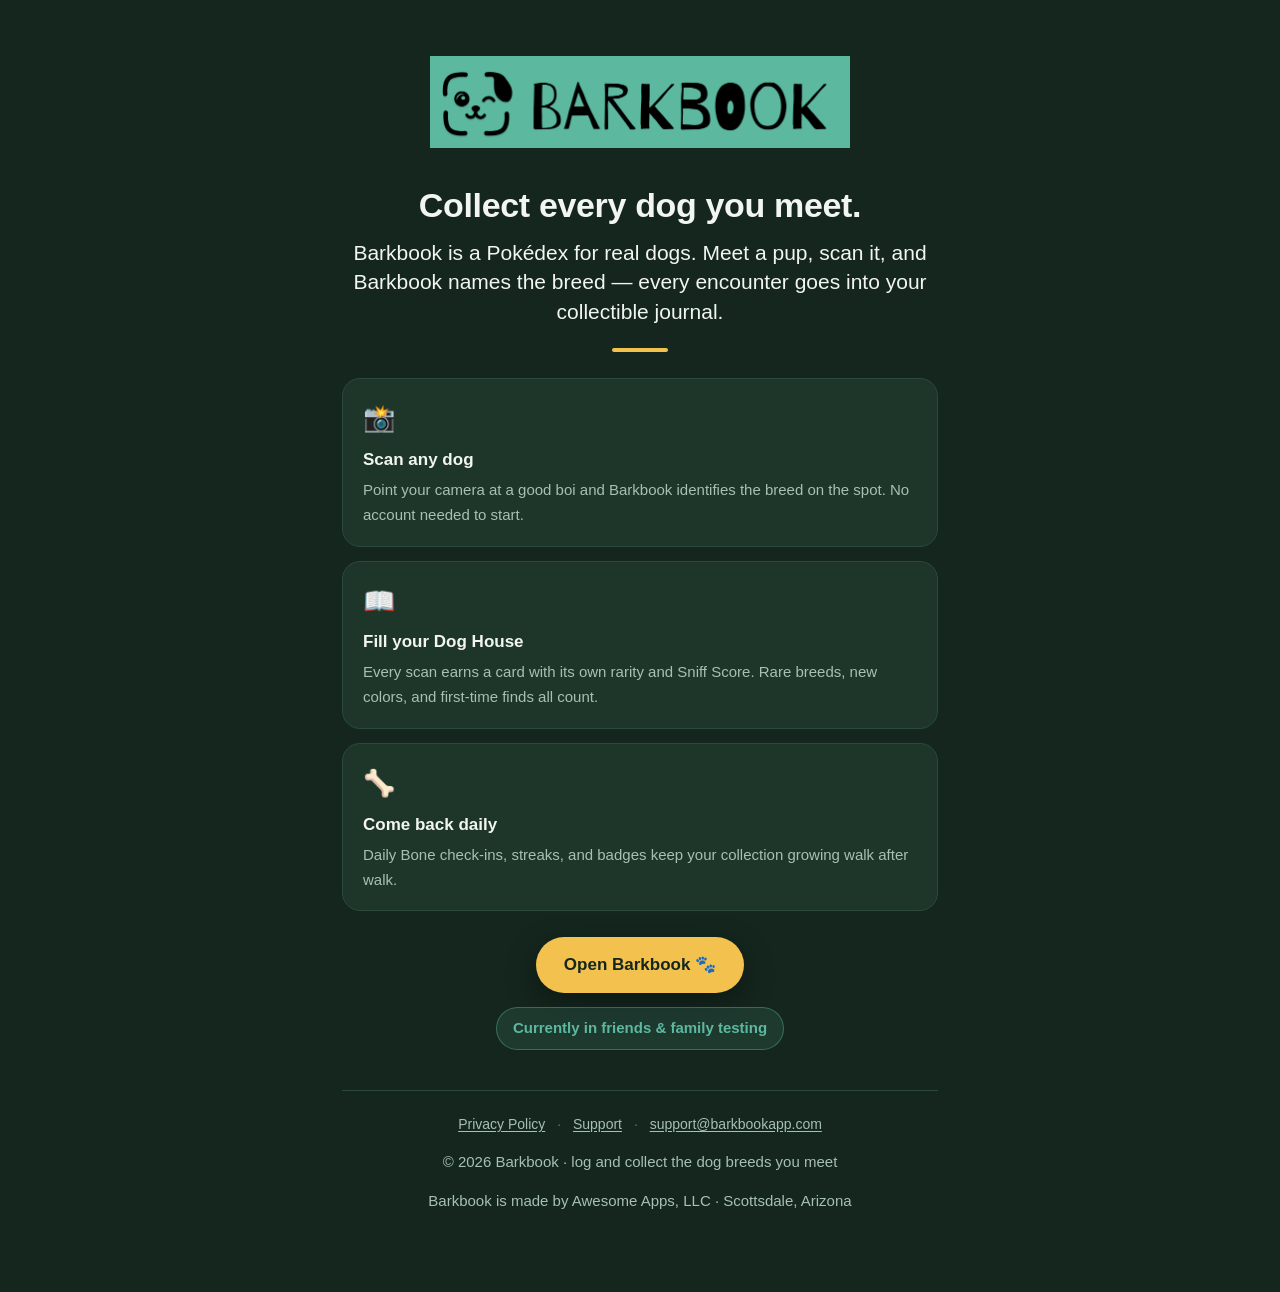
<file: index.html>
<!doctype html>
<html lang="en">
  <head>
    <meta charset="utf-8" />
    <meta name="viewport" content="width=device-width, initial-scale=1" />
    <title>Barkbook — collect every dog you meet</title>
    <meta
      name="description"
      content="Barkbook turns the dogs you meet in real life into a collectible journal. Scan a pup, get the breed, and fill out your Dog House."
    />
    <meta name="theme-color" content="#14261E" />
    <link rel="icon" type="image/png" href="/assets/barkbook-mark-512.png" />
    <link rel="apple-touch-icon" href="/assets/barkbook-mark-512.png" />
    <link rel="stylesheet" href="/assets/styles.css" />

    <!-- Open Graph / social preview -->
    <meta property="og:type" content="website" />
    <meta property="og:title" content="Barkbook — collect every dog you meet" />
    <meta
      property="og:description"
      content="A Pokédex for real dogs. Scan the pups you meet, ID the breed, and build your collection."
    />
    <meta property="og:image" content="/assets/barkbook-mark-512.png" />
    <meta property="og:url" content="https://barkbookapp.com/" />
  </head>
  <body>
    <div class="wrap">
      <a class="brand" href="/" aria-label="Barkbook">
        <img src="/assets/barkbook-banner.png" alt="Barkbook" />
      </a>

      <main>
        <h1 class="center">Collect every dog you meet.</h1>
        <p class="lede center">
          Barkbook is a Pokédex for real dogs. Meet a pup, scan it, and Barkbook
          names the breed — every encounter goes into your collectible journal.
        </p>
        <div class="accent-rule"></div>

        <div class="features">
          <div class="feature">
            <div class="emoji">📸</div>
            <h3>Scan any dog</h3>
            <p>
              Point your camera at a good boi and Barkbook identifies the breed
              on the spot. No account needed to start.
            </p>
          </div>
          <div class="feature">
            <div class="emoji">📖</div>
            <h3>Fill your Dog House</h3>
            <p>
              Every scan earns a card with its own rarity and Sniff Score. Rare
              breeds, new colors, and first-time finds all count.
            </p>
          </div>
          <div class="feature">
            <div class="emoji">🦴</div>
            <h3>Come back daily</h3>
            <p>
              Daily Bone check-ins, streaks, and badges keep your collection
              growing walk after walk.
            </p>
          </div>
        </div>

        <p class="center">
          <!-- /app is the indirection layer: the Funnel URL lives in ONE place
               (app/index.html), so hosting moves and the eventual App Store
               smart-link never touch this button. -->
          <a class="cta" href="/app">Open Barkbook 🐾</a>
        </p>
        <p class="center">
          <span class="soon">Currently in friends &amp; family testing</span>
        </p>
      </main>

      <footer class="foot">
        <p>
          <a href="/privacy.html">Privacy Policy</a>
          <span class="dot">·</span>
          <a href="/support.html">Support</a>
          <span class="dot">·</span>
          <!-- Two addresses, on purpose (Barkbook 13.5): support@ is where a human
               answers "something is wrong with the app"; privacy@ stays the one the
               policy names for data requests. Both forward to the owner's inbox via
               ImprovMX. CARRIED TASK: rotate the consent-email reply-to secret
               (CONSENT_REPLY_TO) to privacy@ so no personal inbox is exposed. -->
          <a href="mailto:support@barkbookapp.com">support@barkbookapp.com</a>
        </p>
        <p class="muted">© 2026 Barkbook · log and collect the dog breeds you meet</p>
        <p class="muted">Barkbook is made by Awesome Apps, LLC · Scottsdale, Arizona</p>
      </footer>
    </div>
  </body>
</html>
</file>
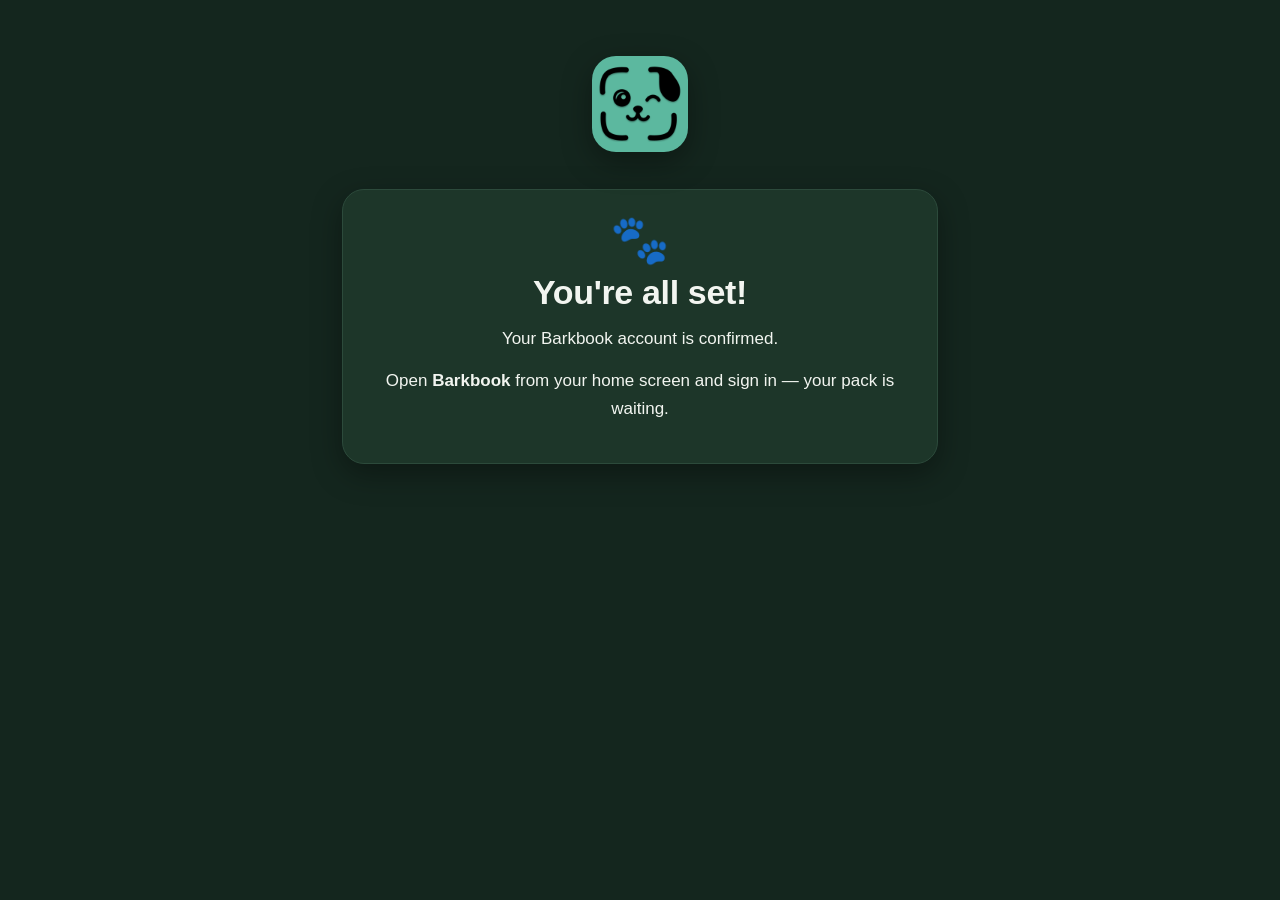
<file: confirmed.html>
<!doctype html>
<html lang="en">
  <head>
    <meta charset="utf-8" />
    <meta name="viewport" content="width=device-width, initial-scale=1" />
    <title>You're all set!</title>
    <meta name="theme-color" content="#14261E" />
    <meta name="robots" content="noindex" />
    <link rel="icon" type="image/png" href="/assets/barkbook-mark-512.png" />
    <link rel="apple-touch-icon" href="/assets/barkbook-mark-512.png" />
    <link rel="stylesheet" href="/assets/styles.css" />
  </head>
  <body>
    <div class="wrap">
      <a class="brand" href="/" aria-label="Barkbook home">
        <img class="mark" src="/assets/barkbook-mark-512.png" alt="Barkbook" />
      </a>

      <!-- Email-confirm landing: the target of signUp's emailRedirectTo. NO button
           pretends to open the PWA — iOS can't deep-link into a home-screen app from
           Safari, so the instruction itself is the call to action. -->
      <main class="card center">
        <p class="big-emoji">🐾</p>
        <h1>You're all set!</h1>
        <p>Your Barkbook account is confirmed.</p>
        <p>
          Open <strong>Barkbook</strong> from your home screen and sign in — your
          pack is waiting.
        </p>
      </main>
    </div>
  </body>
</html>
</file>
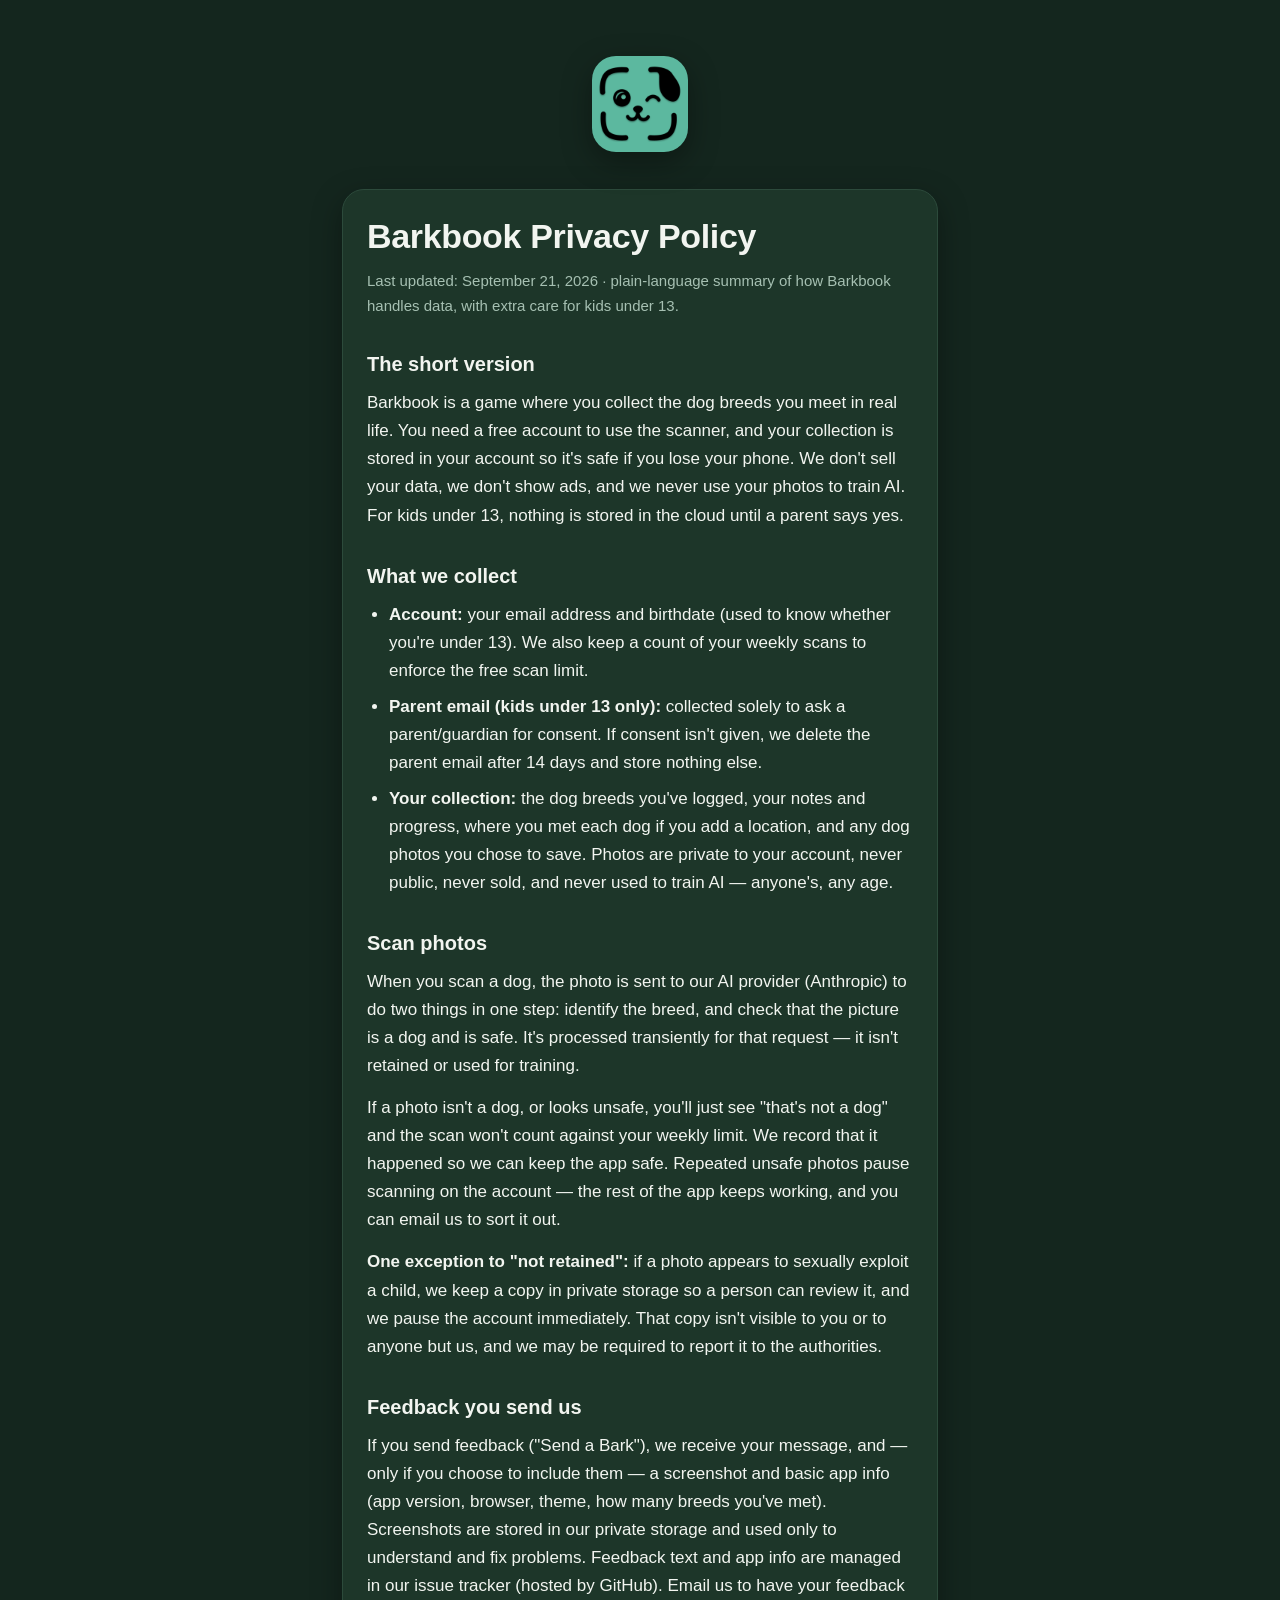
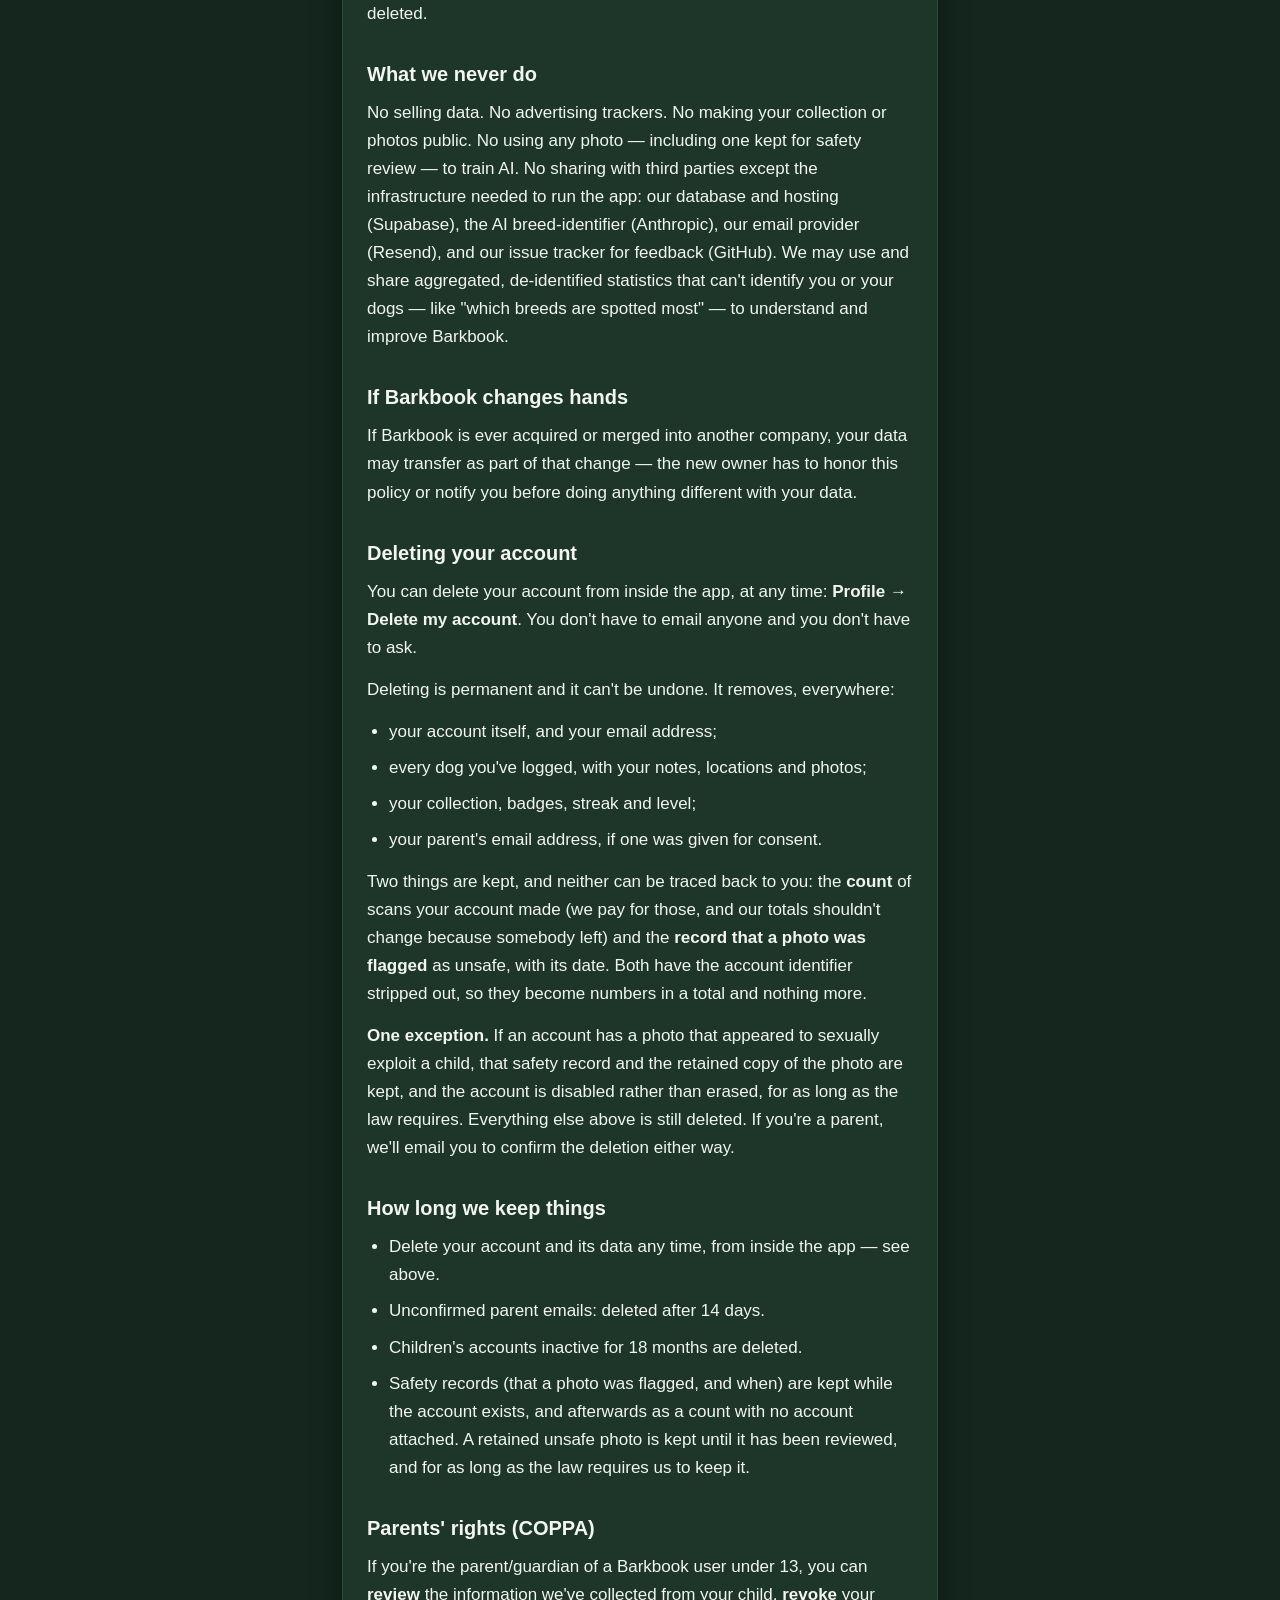
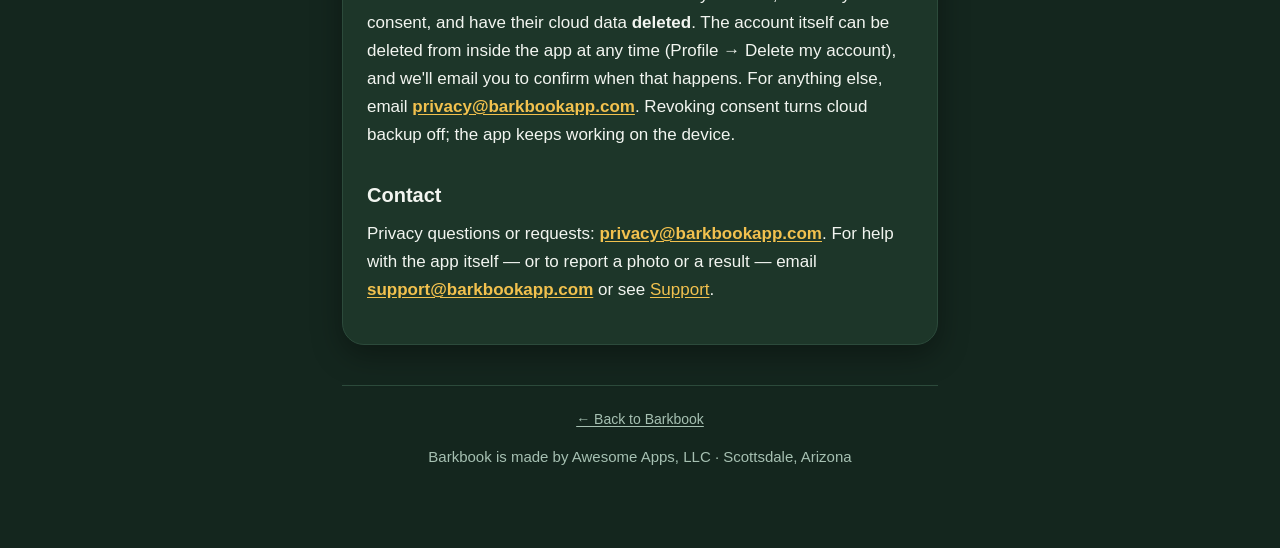
<file: privacy.html>
<!doctype html>
<html lang="en">
  <head>
    <meta charset="utf-8" />
    <meta name="viewport" content="width=device-width, initial-scale=1" />
    <title>Barkbook Privacy Policy</title>
    <meta
      name="description"
      content="How Barkbook handles data, with extra care for kids under 13."
    />
    <meta name="theme-color" content="#14261E" />
    <link rel="icon" type="image/png" href="/assets/barkbook-mark-512.png" />
    <link rel="apple-touch-icon" href="/assets/barkbook-mark-512.png" />
    <link rel="stylesheet" href="/assets/styles.css" />
  </head>
  <body>
    <div class="wrap">
      <a class="brand" href="/" aria-label="Barkbook home">
        <img class="mark" src="/assets/barkbook-mark-512.png" alt="Barkbook" />
      </a>

      <main class="card">
        <!-- Canonical policy text lives HERE; the privacy-policy edge function is
             redirect-only. -->
        <h1>Barkbook Privacy Policy</h1>
        <p class="muted">
          Last updated: September 21, 2026 · plain-language summary of how Barkbook
          handles data, with extra care for kids under 13.
        </p>

        <h2>The short version</h2>
        <p>
          Barkbook is a game where you collect the dog breeds you meet in real
          life. You need a free account to use the scanner, and your collection
          is stored in your account so it's safe if you lose your phone. We don't
          sell your data, we don't show ads, and we never use your photos to
          train AI. For kids under 13, nothing is stored in the cloud until a
          parent says yes.
        </p>

        <h2>What we collect</h2>
        <ul>
          <li>
            <strong>Account:</strong> your email address and birthdate (used to
            know whether you're under 13). We also keep a count of your weekly
            scans to enforce the free scan limit.
          </li>
          <li>
            <strong>Parent email (kids under 13 only):</strong> collected solely
            to ask a parent/guardian for consent. If consent isn't given, we
            delete the parent email after 14 days and store nothing else.
          </li>
          <li>
            <strong>Your collection:</strong> the dog breeds you've logged, your
            notes and progress, where you met each dog if you add a location, and
            any dog photos you chose to save. Photos are private to your account,
            never public, never sold, and never used to train AI — anyone's, any
            age.
          </li>
        </ul>

        <h2>Scan photos</h2>
        <p>
          When you scan a dog, the photo is sent to our AI provider (Anthropic)
          to do two things in one step: identify the breed, and check that the
          picture is a dog and is safe. It's processed transiently for that
          request — it isn't retained or used for training.
        </p>
        <p>
          If a photo isn't a dog, or looks unsafe, you'll just see "that's not a
          dog" and the scan won't count against your weekly limit. We record that
          it happened so we can keep the app safe. Repeated unsafe photos pause
          scanning on the account — the rest of the app keeps working, and you can
          email us to sort it out.
        </p>
        <p>
          <strong>One exception to "not retained":</strong> if a photo appears to
          sexually exploit a child, we keep a copy in private storage so a person
          can review it, and we pause the account immediately. That copy isn't
          visible to you or to anyone but us, and we may be required to report it
          to the authorities.
        </p>

        <h2>Feedback you send us</h2>
        <p>
          If you send feedback ("Send a Bark"), we receive your message, and —
          only if you choose to include them — a screenshot and basic app info
          (app version, browser, theme, how many breeds you've met). Screenshots
          are stored in our private storage and used only to understand and fix
          problems. Feedback text and app info are managed in our issue tracker
          (hosted by GitHub). Email us to have your feedback deleted.
        </p>

        <h2>What we never do</h2>
        <p>
          No selling data. No advertising trackers. No making your collection or
          photos public. No using any photo — including one kept for safety
          review — to train AI. No sharing with third parties except the infrastructure
          needed to run the app: our database and hosting (Supabase), the AI
          breed-identifier (Anthropic), our email provider (Resend), and our
          issue tracker for feedback (GitHub). We may use and share aggregated,
          de-identified statistics that can't identify you or your dogs — like
          "which breeds are spotted most" — to understand and improve Barkbook.
        </p>

        <h2>If Barkbook changes hands</h2>
        <p>
          If Barkbook is ever acquired or merged into another company, your data
          may transfer as part of that change — the new owner has to honor this
          policy or notify you before doing anything different with your data.
        </p>

        <h2>Deleting your account</h2>
        <p>
          You can delete your account from inside the app, at any time:
          <strong>Profile &rarr; Delete my account</strong>. You don't have to email
          anyone and you don't have to ask.
        </p>
        <p>
          Deleting is permanent and it can't be undone. It removes, everywhere:
        </p>
        <ul>
          <li>your account itself, and your email address;</li>
          <li>every dog you've logged, with your notes, locations and photos;</li>
          <li>your collection, badges, streak and level;</li>
          <li>your parent's email address, if one was given for consent.</li>
        </ul>
        <p>
          Two things are kept, and neither can be traced back to you: the
          <strong>count</strong> of scans your account made (we pay for those, and
          our totals shouldn't change because somebody left) and the
          <strong>record that a photo was flagged</strong> as unsafe, with its date.
          Both have the account identifier stripped out, so they become numbers in a
          total and nothing more.
        </p>
        <p>
          <strong>One exception.</strong> If an account has a photo that appeared to
          sexually exploit a child, that safety record and the retained copy of the
          photo are kept, and the account is disabled rather than erased, for as long
          as the law requires. Everything else above is still deleted. If you're a
          parent, we'll email you to confirm the deletion either way.
        </p>

        <h2>How long we keep things</h2>
        <ul>
          <li>Delete your account and its data any time, from inside the app — see above.</li>
          <li>Unconfirmed parent emails: deleted after 14 days.</li>
          <li>Children's accounts inactive for 18 months are deleted.</li>
          <li>
            Safety records (that a photo was flagged, and when) are kept while the
            account exists, and afterwards as a count with no account attached. A
            retained unsafe photo is kept until it has been reviewed, and for as long
            as the law requires us to keep it.
          </li>
        </ul>

        <h2>Parents' rights (COPPA)</h2>
        <p>
          If you're the parent/guardian of a Barkbook user under 13, you can
          <strong>review</strong> the information we've collected from your child,
          <strong>revoke</strong> your consent, and have their cloud data
          <strong>deleted</strong>. The account itself can be deleted from inside the
          app at any time (Profile &rarr; Delete my account), and we'll email you to
          confirm when that happens. For anything else, email
          <strong
            ><a href="mailto:privacy@barkbookapp.com"
              >privacy@barkbookapp.com</a
            ></strong
          >. Revoking consent turns cloud backup off; the app keeps working on the
          device.
        </p>

        <h2>Contact</h2>
        <p>
          Privacy questions or requests:
          <strong
            ><a href="mailto:privacy@barkbookapp.com"
              >privacy@barkbookapp.com</a
            ></strong
          >. For help with the app itself &mdash; or to report a photo or a result
          &mdash; email
          <strong
            ><a href="mailto:support@barkbookapp.com"
              >support@barkbookapp.com</a
            ></strong
          > or see <a href="/support.html">Support</a>.
        </p>
      </main>

      <footer class="foot">
        <p><a href="/">← Back to Barkbook</a></p>
        <p class="muted">Barkbook is made by Awesome Apps, LLC · Scottsdale, Arizona</p>
      </footer>
    </div>
  </body>
</html>
</file>
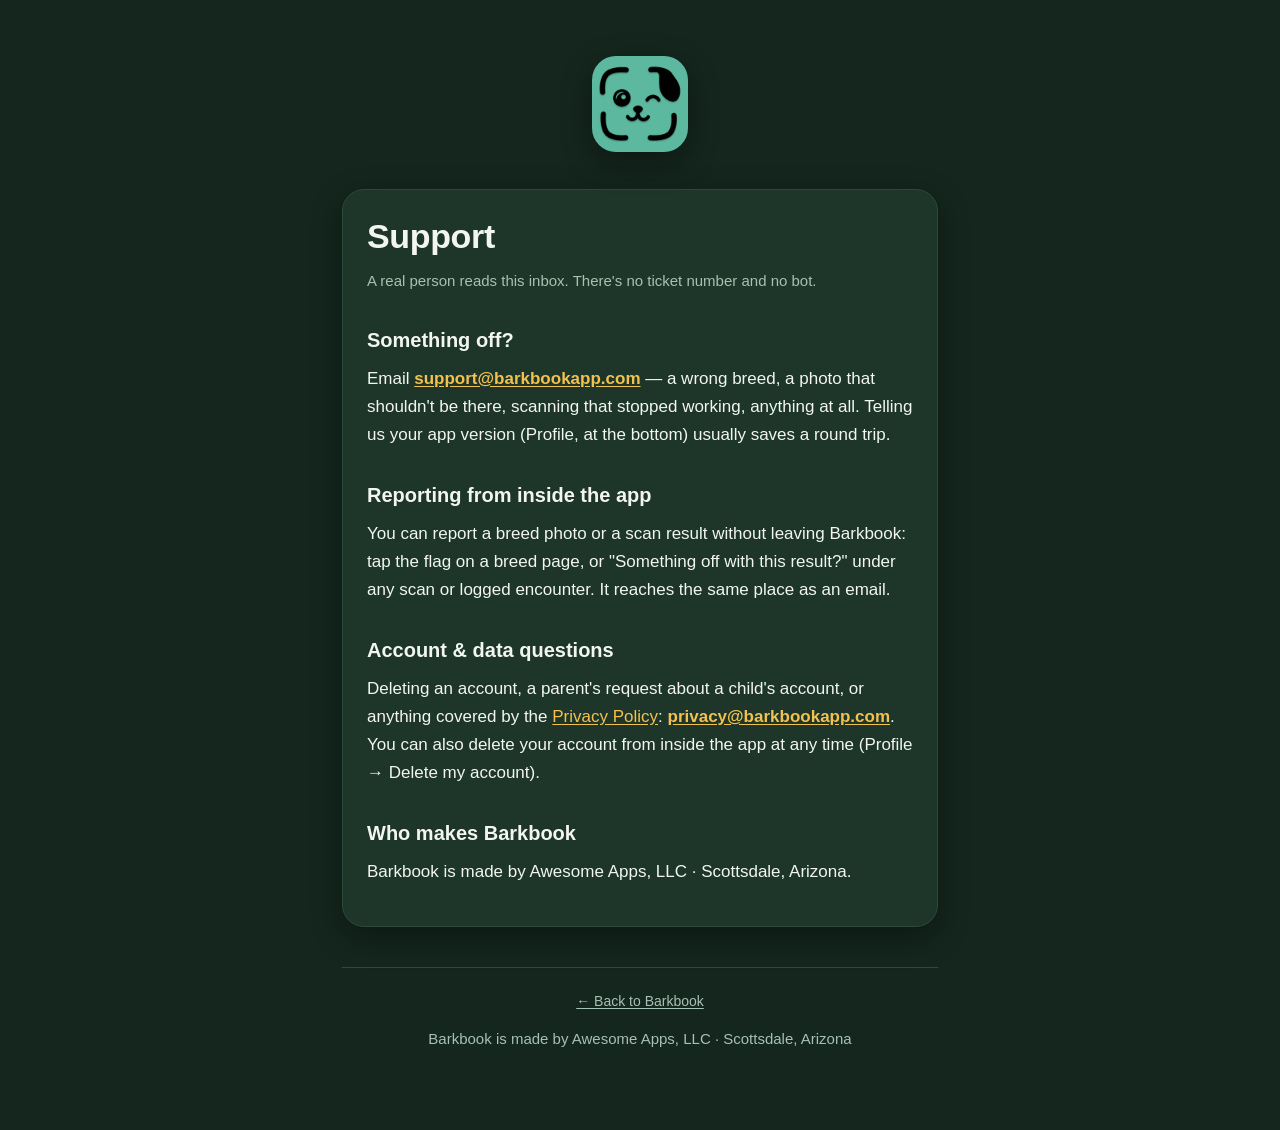
<file: support.html>
<!doctype html>
<html lang="en">
  <head>
    <meta charset="utf-8" />
    <meta name="viewport" content="width=device-width, initial-scale=1" />
    <title>Barkbook Support</title>
    <meta
      name="description"
      content="How to get help with Barkbook, report something, or ask about your account and data."
    />
    <meta name="theme-color" content="#14261E" />
    <link rel="icon" type="image/png" href="/assets/barkbook-mark-512.png" />
    <link rel="apple-touch-icon" href="/assets/barkbook-mark-512.png" />
    <link rel="stylesheet" href="/assets/styles.css" />
  </head>
  <body>
    <div class="wrap">
      <a class="brand" href="/" aria-label="Barkbook home">
        <img class="mark" src="/assets/barkbook-mark-512.png" alt="Barkbook" />
      </a>

      <main class="card">
        <h1>Support</h1>
        <p class="muted">
          A real person reads this inbox. There's no ticket number and no bot.
        </p>

        <h2>Something off?</h2>
        <p>
          Email
          <strong
            ><a href="mailto:support@barkbookapp.com"
              >support@barkbookapp.com</a
            ></strong
          >
          — a wrong breed, a photo that shouldn't be there, scanning that stopped
          working, anything at all. Telling us your app version (Profile, at the
          bottom) usually saves a round trip.
        </p>

        <h2>Reporting from inside the app</h2>
        <p>
          You can report a breed photo or a scan result without leaving Barkbook:
          tap the flag on a breed page, or "Something off with this result?" under
          any scan or logged encounter. It reaches the same place as an email.
        </p>

        <h2>Account &amp; data questions</h2>
        <p>
          Deleting an account, a parent's request about a child's account, or
          anything covered by the
          <a href="/privacy.html">Privacy Policy</a>:
          <strong
            ><a href="mailto:privacy@barkbookapp.com"
              >privacy@barkbookapp.com</a
            ></strong
          >. You can also delete your account from inside the app at any time
          (Profile &rarr; Delete my account).
        </p>

        <h2>Who makes Barkbook</h2>
        <p>
          Barkbook is made by Awesome Apps, LLC · Scottsdale, Arizona.
        </p>
      </main>

      <footer class="foot">
        <p><a href="/">← Back to Barkbook</a></p>
        <p class="muted">Barkbook is made by Awesome Apps, LLC · Scottsdale, Arizona</p>
      </footer>
    </div>
  </body>
</html>
</file>
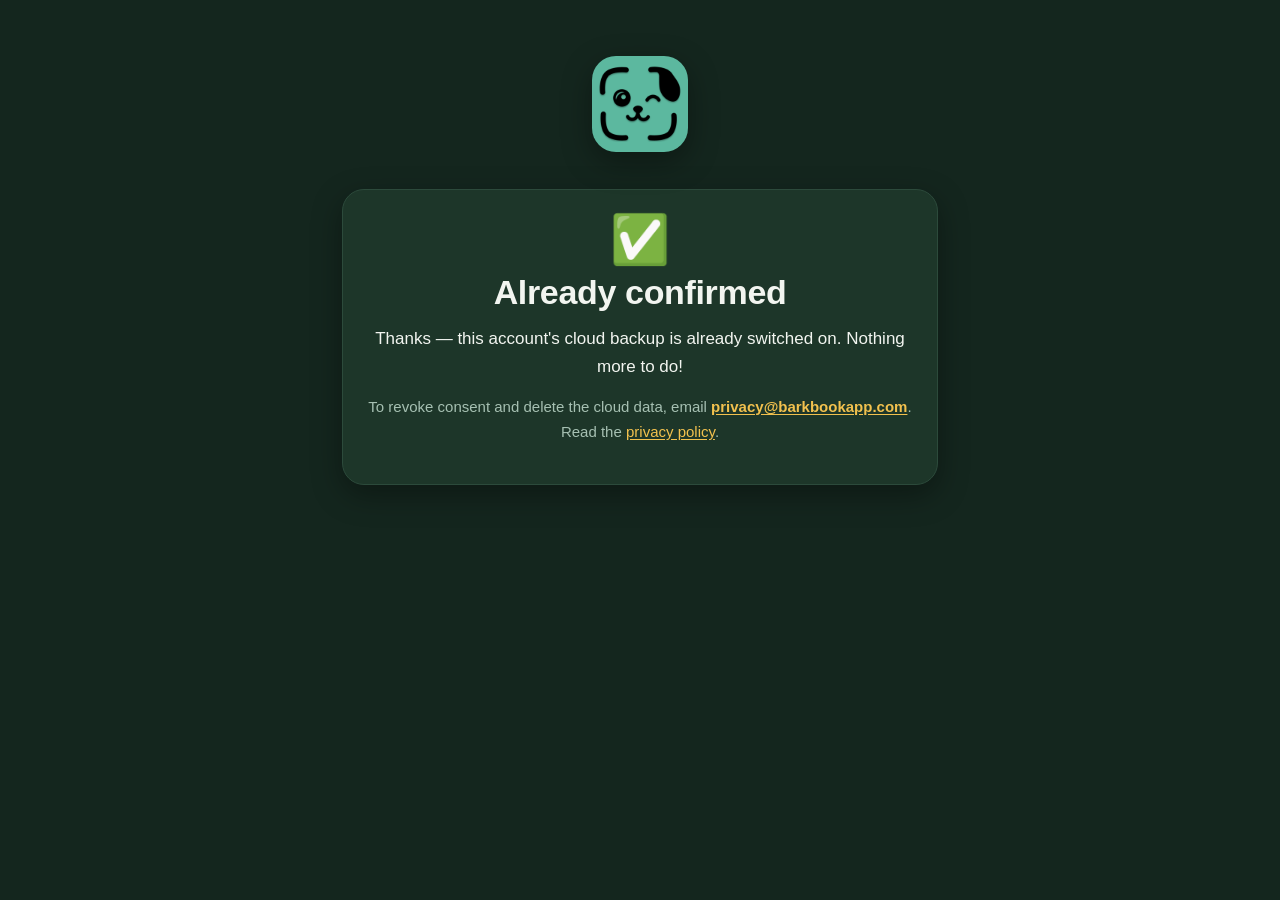
<file: consent/already.html>
<!doctype html>
<html lang="en">
  <head>
    <meta charset="utf-8" />
    <meta name="viewport" content="width=device-width, initial-scale=1" />
    <title>Already confirmed</title>
    <meta name="theme-color" content="#14261E" />
    <meta name="robots" content="noindex" />
    <link rel="icon" type="image/png" href="/assets/barkbook-mark-512.png" />
    <link rel="apple-touch-icon" href="/assets/barkbook-mark-512.png" />
    <link rel="stylesheet" href="/assets/styles.css" />
  </head>
  <body>
    <div class="wrap">
      <a class="brand" href="/" aria-label="Barkbook home">
        <img class="mark" src="/assets/barkbook-mark-512.png" alt="Barkbook" />
      </a>

      <!-- VERBATIM port of confirm-consent alreadyBody(). Only changes: the
           privacy link points at /privacy.html and the reply-to renders as
           privacy@barkbookapp.com. -->
      <main class="card center">
        <p class="big-emoji">✅</p>
        <h1>Already confirmed</h1>
        <p>
          Thanks — this account's cloud backup is already switched on. Nothing
          more to do!
        </p>
        <p class="muted">
          To revoke consent and delete the cloud data, email
          <strong
            ><a href="mailto:privacy@barkbookapp.com"
              >privacy@barkbookapp.com</a
            ></strong
          >. Read the <a href="/privacy.html">privacy policy</a>.
        </p>
      </main>
    </div>
  </body>
</html>
</file>
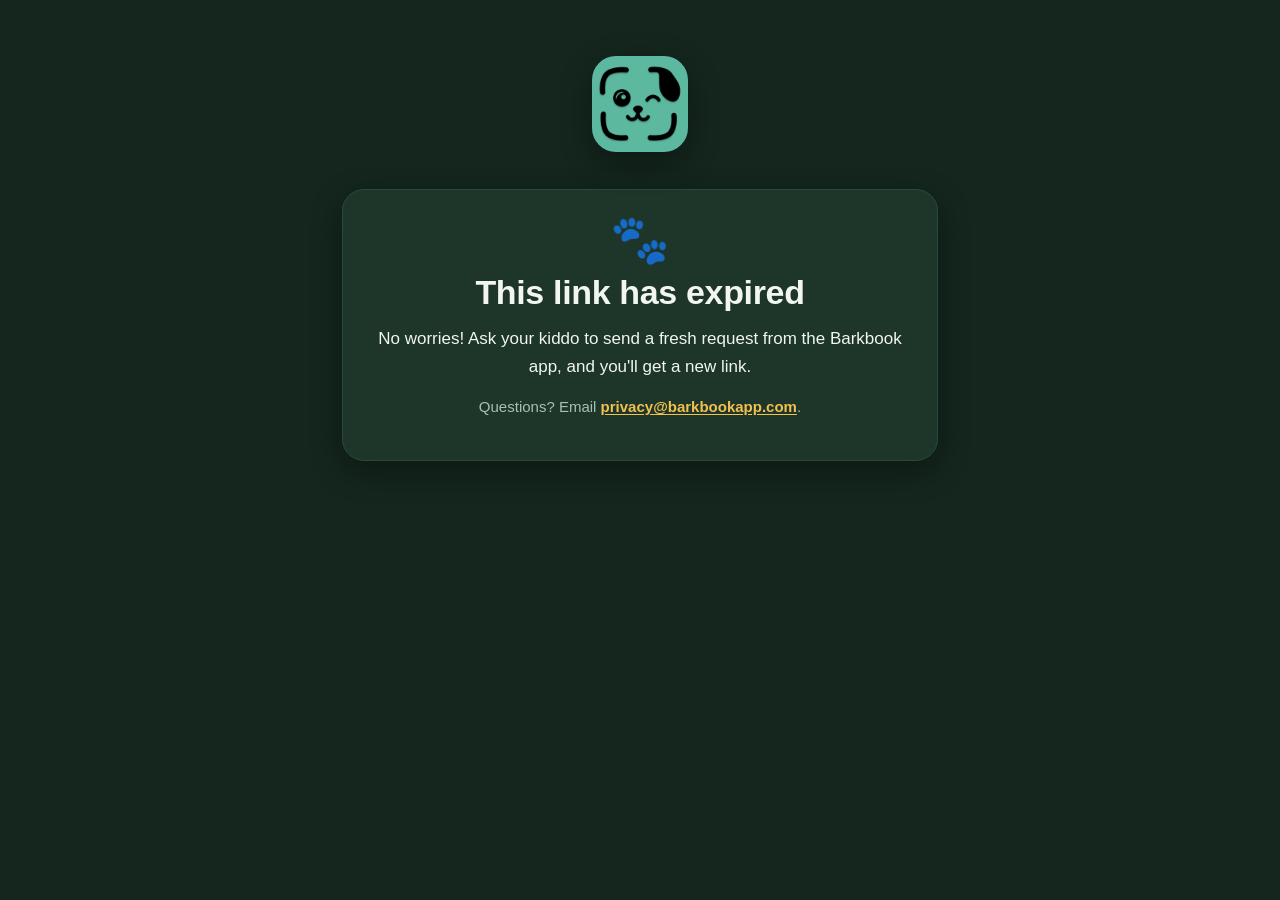
<file: consent/expired.html>
<!doctype html>
<html lang="en">
  <head>
    <meta charset="utf-8" />
    <meta name="viewport" content="width=device-width, initial-scale=1" />
    <title>Link expired</title>
    <meta name="theme-color" content="#14261E" />
    <meta name="robots" content="noindex" />
    <link rel="icon" type="image/png" href="/assets/barkbook-mark-512.png" />
    <link rel="apple-touch-icon" href="/assets/barkbook-mark-512.png" />
    <link rel="stylesheet" href="/assets/styles.css" />
  </head>
  <body>
    <div class="wrap">
      <a class="brand" href="/" aria-label="Barkbook home">
        <img class="mark" src="/assets/barkbook-mark-512.png" alt="Barkbook" />
      </a>

      <!-- VERBATIM port of confirm-consent expiredBody(). Only change: the
           reply-to renders as privacy@barkbookapp.com. -->
      <main class="card center">
        <p class="big-emoji">🐾</p>
        <h1>This link has expired</h1>
        <p>
          No worries! Ask your kiddo to send a fresh request from the Barkbook
          app, and you'll get a new link.
        </p>
        <p class="muted">
          Questions? Email
          <strong
            ><a href="mailto:privacy@barkbookapp.com"
              >privacy@barkbookapp.com</a
            ></strong
          >.
        </p>
      </main>
    </div>
  </body>
</html>
</file>
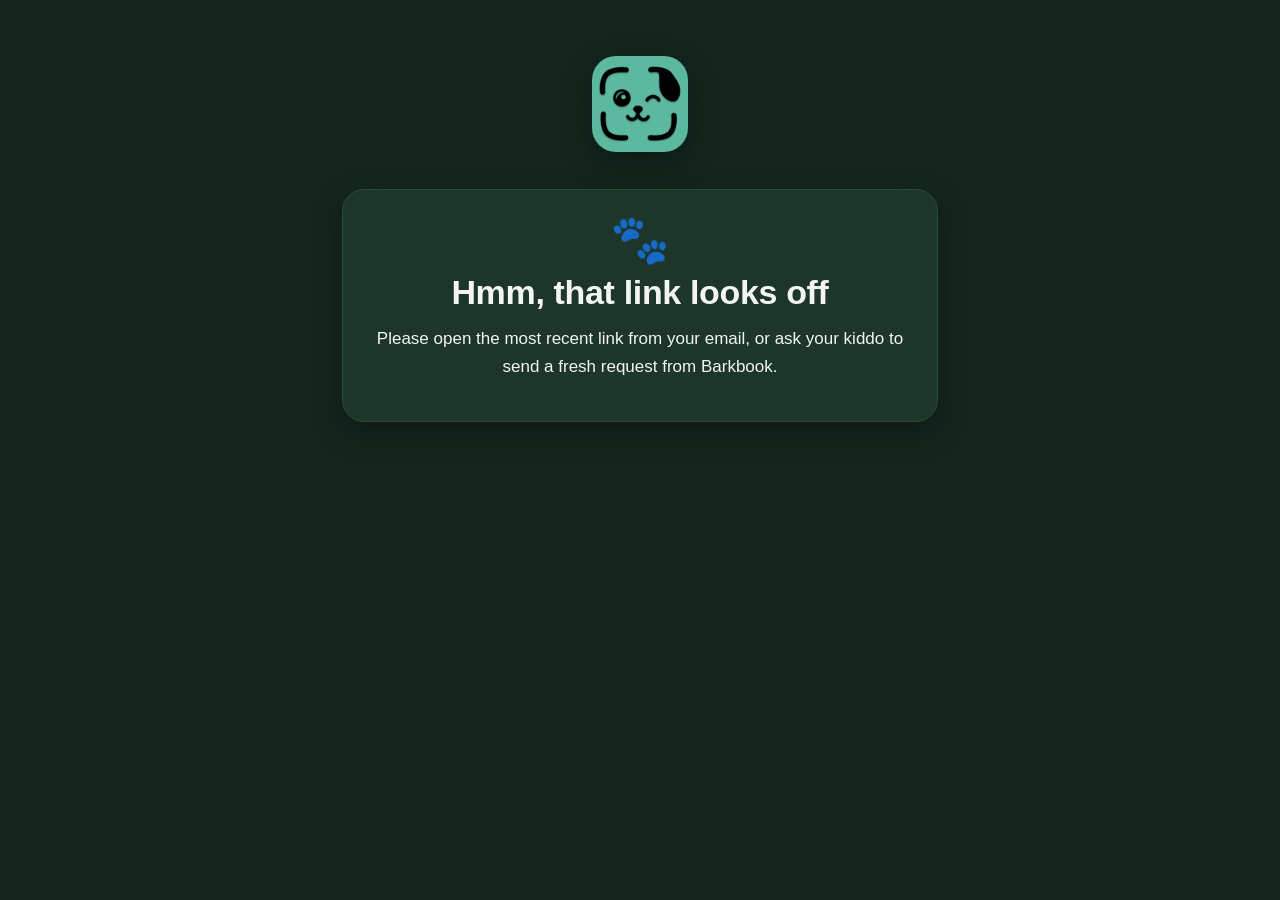
<file: consent/invalid.html>
<!doctype html>
<html lang="en">
  <head>
    <meta charset="utf-8" />
    <meta name="viewport" content="width=device-width, initial-scale=1" />
    <title>Invalid link</title>
    <meta name="theme-color" content="#14261E" />
    <meta name="robots" content="noindex" />
    <link rel="icon" type="image/png" href="/assets/barkbook-mark-512.png" />
    <link rel="apple-touch-icon" href="/assets/barkbook-mark-512.png" />
    <link rel="stylesheet" href="/assets/styles.css" />
  </head>
  <body>
    <div class="wrap">
      <a class="brand" href="/" aria-label="Barkbook home">
        <img class="mark" src="/assets/barkbook-mark-512.png" alt="Barkbook" />
      </a>

      <!-- VERBATIM port of confirm-consent invalidBody(). No substitutions —
           source has no reply-to or privacy link in this state. -->
      <main class="card center">
        <p class="big-emoji">🐾</p>
        <h1>Hmm, that link looks off</h1>
        <p>
          Please open the most recent link from your email, or ask your kiddo to
          send a fresh request from Barkbook.
        </p>
      </main>
    </div>
  </body>
</html>
</file>
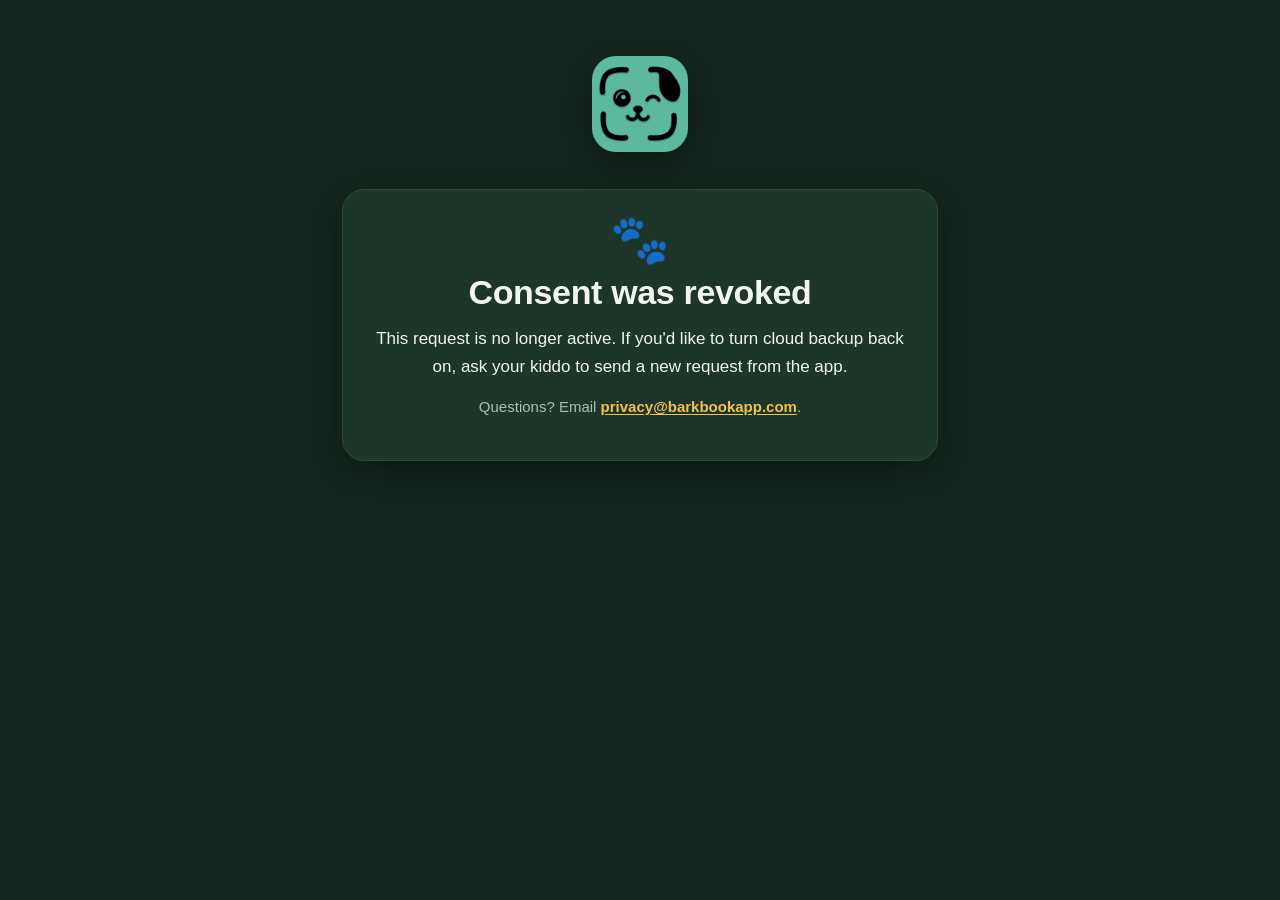
<file: consent/revoked.html>
<!doctype html>
<html lang="en">
  <head>
    <meta charset="utf-8" />
    <meta name="viewport" content="width=device-width, initial-scale=1" />
    <title>Consent revoked</title>
    <meta name="theme-color" content="#14261E" />
    <meta name="robots" content="noindex" />
    <link rel="icon" type="image/png" href="/assets/barkbook-mark-512.png" />
    <link rel="apple-touch-icon" href="/assets/barkbook-mark-512.png" />
    <link rel="stylesheet" href="/assets/styles.css" />
  </head>
  <body>
    <div class="wrap">
      <a class="brand" href="/" aria-label="Barkbook home">
        <img class="mark" src="/assets/barkbook-mark-512.png" alt="Barkbook" />
      </a>

      <!-- VERBATIM port of confirm-consent revokedBody(). Only change: the
           reply-to renders as privacy@barkbookapp.com. -->
      <main class="card center">
        <p class="big-emoji">🐾</p>
        <h1>Consent was revoked</h1>
        <p>
          This request is no longer active. If you'd like to turn cloud backup
          back on, ask your kiddo to send a new request from the app.
        </p>
        <p class="muted">
          Questions? Email
          <strong
            ><a href="mailto:privacy@barkbookapp.com"
              >privacy@barkbookapp.com</a
            ></strong
          >.
        </p>
      </main>
    </div>
  </body>
</html>
</file>
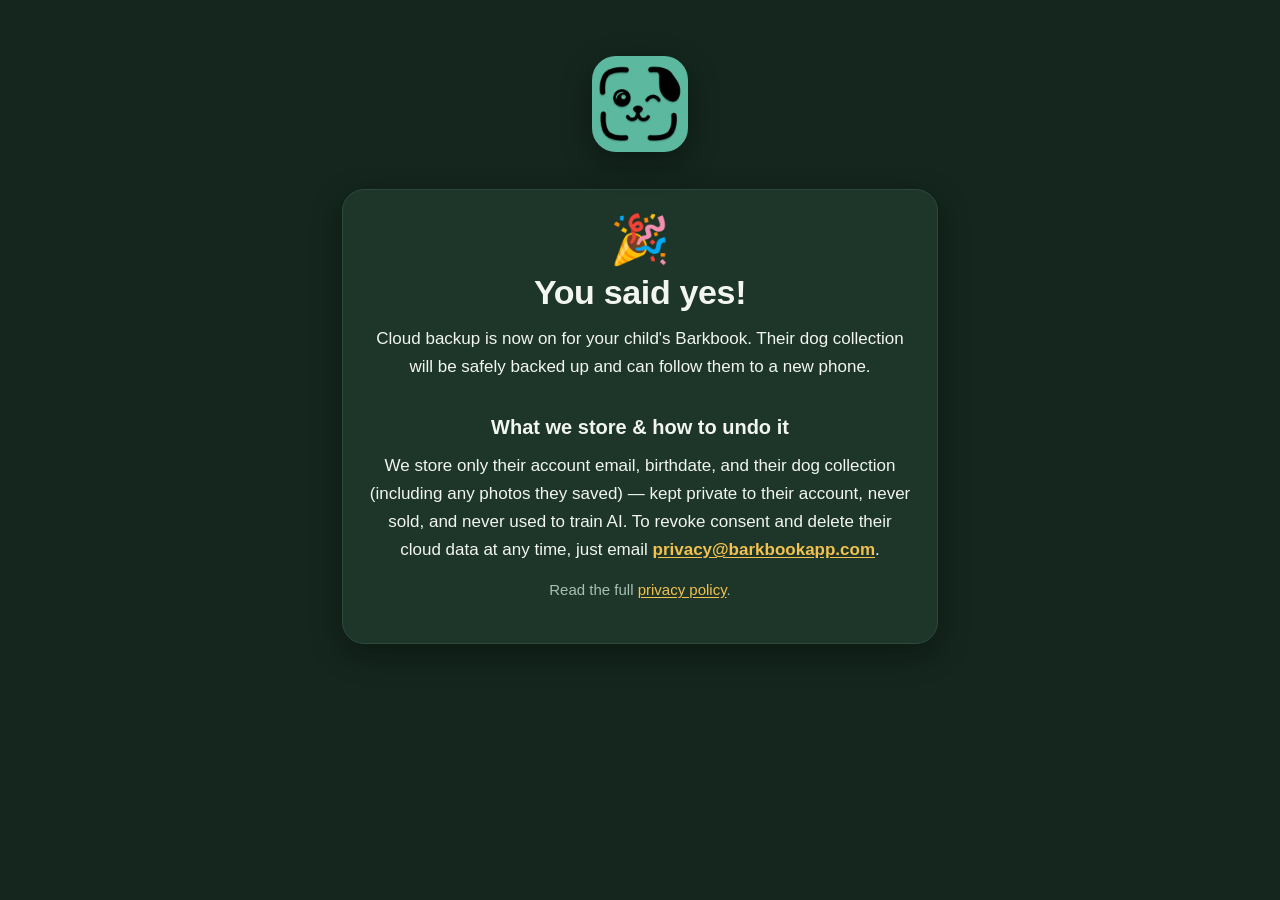
<file: consent/success.html>
<!doctype html>
<html lang="en">
  <head>
    <meta charset="utf-8" />
    <meta name="viewport" content="width=device-width, initial-scale=1" />
    <title>You said yes!</title>
    <meta name="theme-color" content="#14261E" />
    <meta name="robots" content="noindex" />
    <link rel="icon" type="image/png" href="/assets/barkbook-mark-512.png" />
    <link rel="apple-touch-icon" href="/assets/barkbook-mark-512.png" />
    <link rel="stylesheet" href="/assets/styles.css" />
  </head>
  <body>
    <div class="wrap">
      <a class="brand" href="/" aria-label="Barkbook home">
        <img class="mark" src="/assets/barkbook-mark-512.png" alt="Barkbook" />
      </a>

      <!-- VERBATIM port of confirm-consent successBody(). Only changes: the
           privacy link points at /privacy.html and the reply-to renders as
           privacy@barkbookapp.com. -->
      <main class="card center">
        <p class="big-emoji">🎉</p>
        <h1>You said yes!</h1>
        <p>
          Cloud backup is now on for your child's Barkbook. Their dog collection
          will be safely backed up and can follow them to a new phone.
        </p>
        <h2>What we store &amp; how to undo it</h2>
        <p>
          We store only their account email, birthdate, and their dog collection
          (including any photos they saved) — kept private to their account, never
          sold, and never used to train AI. To revoke consent and delete their
          cloud data at any time, just email
          <strong
            ><a href="mailto:privacy@barkbookapp.com"
              >privacy@barkbookapp.com</a
            ></strong
          >.
        </p>
        <p class="muted">
          Read the full <a href="/privacy.html">privacy policy</a>.
        </p>
      </main>
    </div>
  </body>
</html>
</file>
<file: assets/styles.css>
/* Barkbook marketing/legal site — shared stylesheet.
   Evergreen Park: deep-pine ground, off-white text, honey-gold accents,
   logo teal (#5CB89F) where the mark appears. Mobile-first, no framework,
   no build step. System font stack so it paints instantly on a phone opened
   from an email. */

:root {
  --pine:       #14261E; /* deep-pine page ground */
  --pine-raised:#1D3629; /* cards / raised panels */
  --pine-line:  #2C4A3B; /* hairline borders */
  --ink:        #F2F5F0; /* off-white body text */
  --muted:      #A6C0B2; /* secondary text */
  --gold:       #F2C14E; /* honey-gold accent */
  --gold-soft:  #FBE9C7; /* pale gold (notices) */
  --teal:       #5CB89F; /* the logo mark teal */
  --shadow: 0 10px 30px rgba(0, 0, 0, 0.35);
}

* { box-sizing: border-box; }

html { -webkit-text-size-adjust: 100%; }

body {
  margin: 0;
  background: var(--pine);
  color: var(--ink);
  font: 17px/1.65 -apple-system, BlinkMacSystemFont, "Segoe UI", Roboto,
    Helvetica, Arial, sans-serif;
  -webkit-font-smoothing: antialiased;
}

.wrap {
  max-width: 640px;
  margin: 0 auto;
  padding: 32px 22px 64px;
}

/* ---- header / brand ---- */
.brand {
  display: block;
  text-align: center;
  margin: 8px 0 28px;
}
.brand img {
  width: 100%;
  max-width: 420px;
  height: auto;
}
.brand .mark {
  width: 96px;
  height: 96px;
  border-radius: 24px;
  box-shadow: var(--shadow);
}

/* ---- type ---- */
h1 {
  font-size: 30px;
  line-height: 1.2;
  font-weight: 800;
  letter-spacing: -0.01em;
  margin: 0 0 12px;
}
h2 {
  font-size: 20px;
  font-weight: 800;
  margin: 30px 0 8px;
}
h3 { font-size: 17px; font-weight: 700; margin: 20px 0 6px; }
p { margin: 0 0 14px; }
a { color: var(--gold); text-underline-offset: 2px; }
a:hover { color: #ffd97a; }
strong { font-weight: 700; }
.lede {
  font-size: 21px;
  line-height: 1.4;
  color: var(--ink);
}
.muted { color: var(--muted); font-size: 15px; }
.center { text-align: center; }
.big-emoji { font-size: 48px; margin: 0 0 8px; line-height: 1; }

ul { margin: 0 0 14px; padding-left: 22px; }
li { margin: 0 0 8px; }

/* ---- panels ---- */
.card {
  background: var(--pine-raised);
  border: 1px solid var(--pine-line);
  border-radius: 22px;
  padding: 26px 24px;
  box-shadow: var(--shadow);
}
.notice {
  background: var(--gold-soft);
  color: #6b4e12;
  border-radius: 14px;
  padding: 10px 14px;
  font-weight: 800;
  font-size: 14px;
  margin: 0 0 22px;
}

/* honey-gold accent rule under the hero pitch */
.accent-rule {
  width: 56px;
  height: 4px;
  background: var(--gold);
  border-radius: 999px;
  margin: 22px auto 26px;
}

/* ---- feature blurbs ---- */
.features {
  display: grid;
  gap: 14px;
  margin: 8px 0 26px;
}
.feature {
  background: var(--pine-raised);
  border: 1px solid var(--pine-line);
  border-radius: 18px;
  padding: 18px 20px;
}
.feature .emoji { font-size: 26px; }
.feature h3 { margin: 6px 0 4px; }
.feature p { margin: 0; color: var(--muted); font-size: 15px; }

/* primary call-to-action — the honey-gold button that opens the app */
.cta {
  display: inline-block;
  background: var(--gold);
  color: var(--pine);
  border-radius: 999px;
  padding: 14px 28px;
  font-weight: 800;
  font-size: 17px;
  text-decoration: none;
  box-shadow: var(--shadow);
}
.cta:hover { filter: brightness(1.05); }
.cta:active { transform: scale(0.97); }

/* teal pill used for the mark accent / status line */
.soon {
  display: inline-block;
  background: rgba(92, 184, 159, 0.14);
  color: var(--teal);
  border: 1px solid rgba(92, 184, 159, 0.4);
  border-radius: 999px;
  padding: 8px 16px;
  font-weight: 700;
  font-size: 15px;
}

/* ---- footer ---- */
.foot {
  margin-top: 40px;
  padding-top: 22px;
  border-top: 1px solid var(--pine-line);
  text-align: center;
  color: var(--muted);
  font-size: 14px;
}
.foot a { color: var(--muted); }
.foot a:hover { color: var(--ink); }
.foot .dot { opacity: 0.5; padding: 0 8px; }

/* wider breathing room on larger screens */
@media (min-width: 560px) {
  .wrap { padding-top: 48px; }
  h1 { font-size: 34px; }
}
</file>
